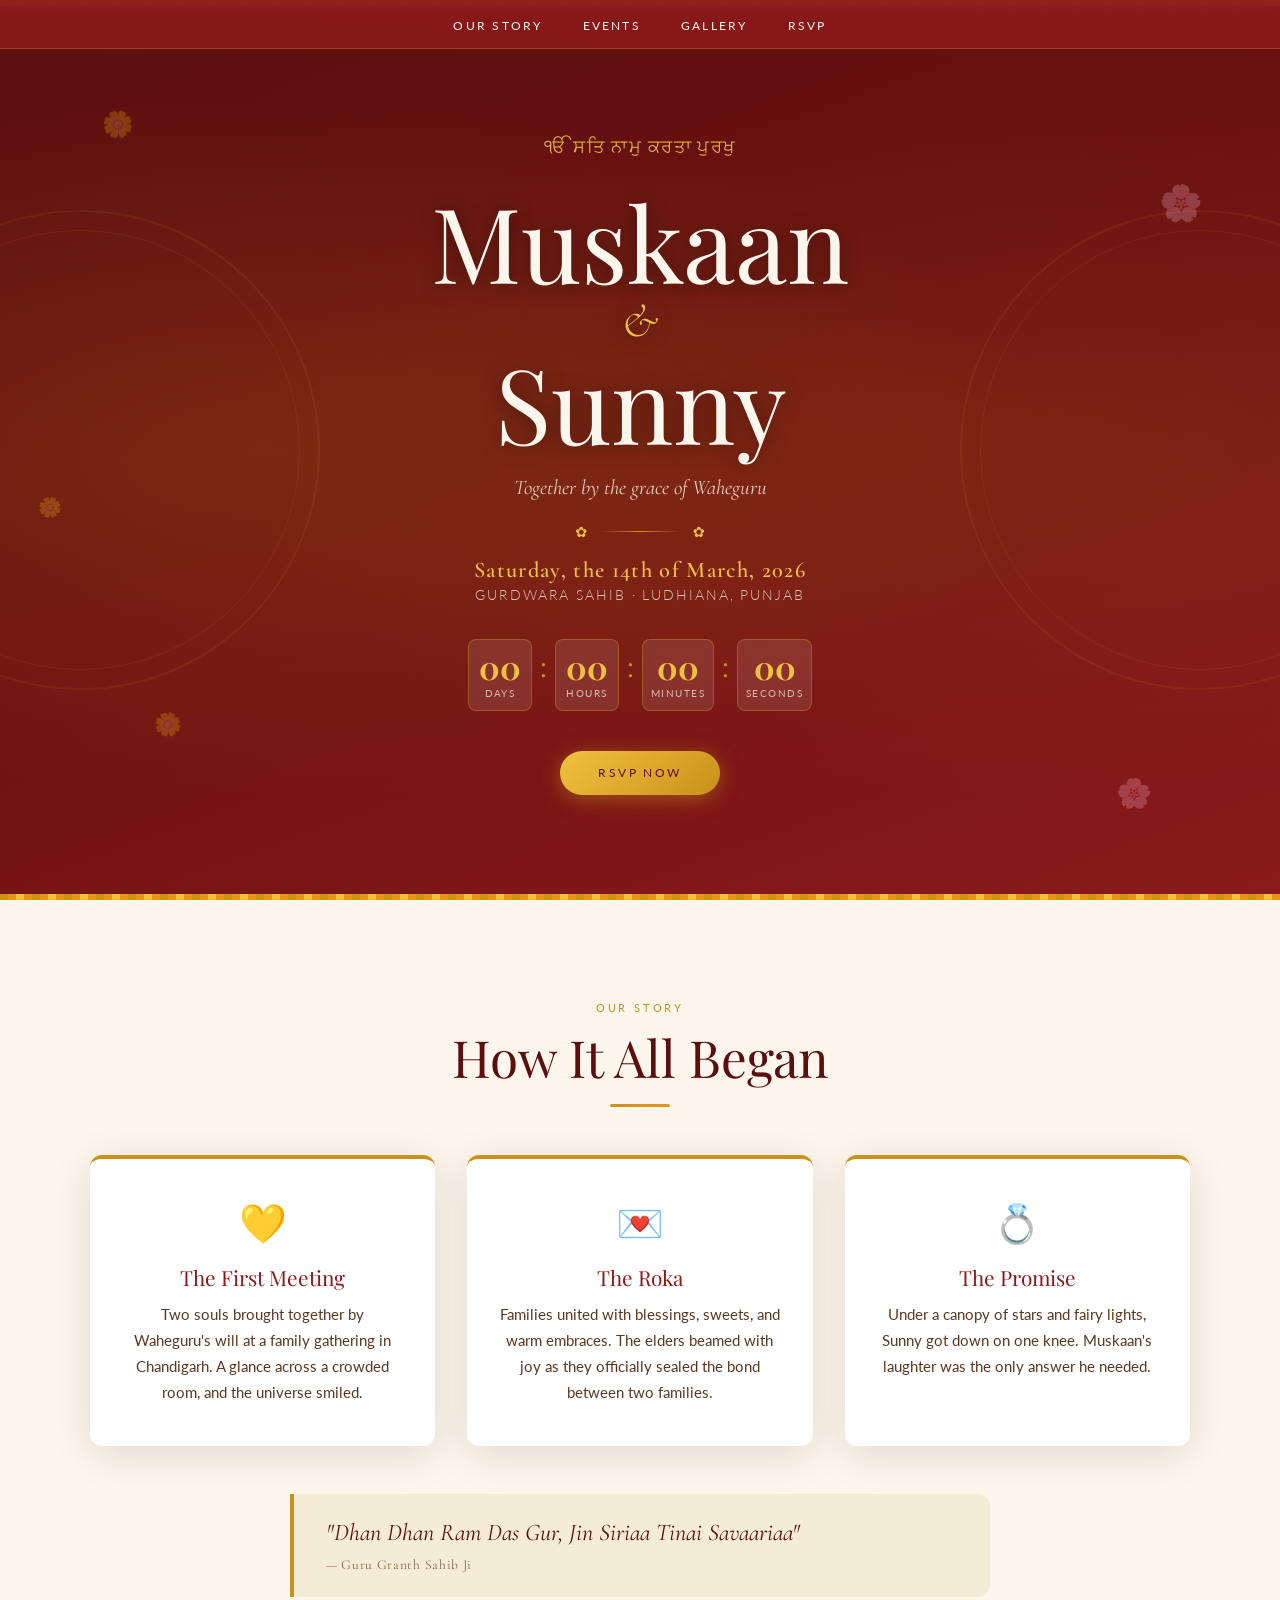
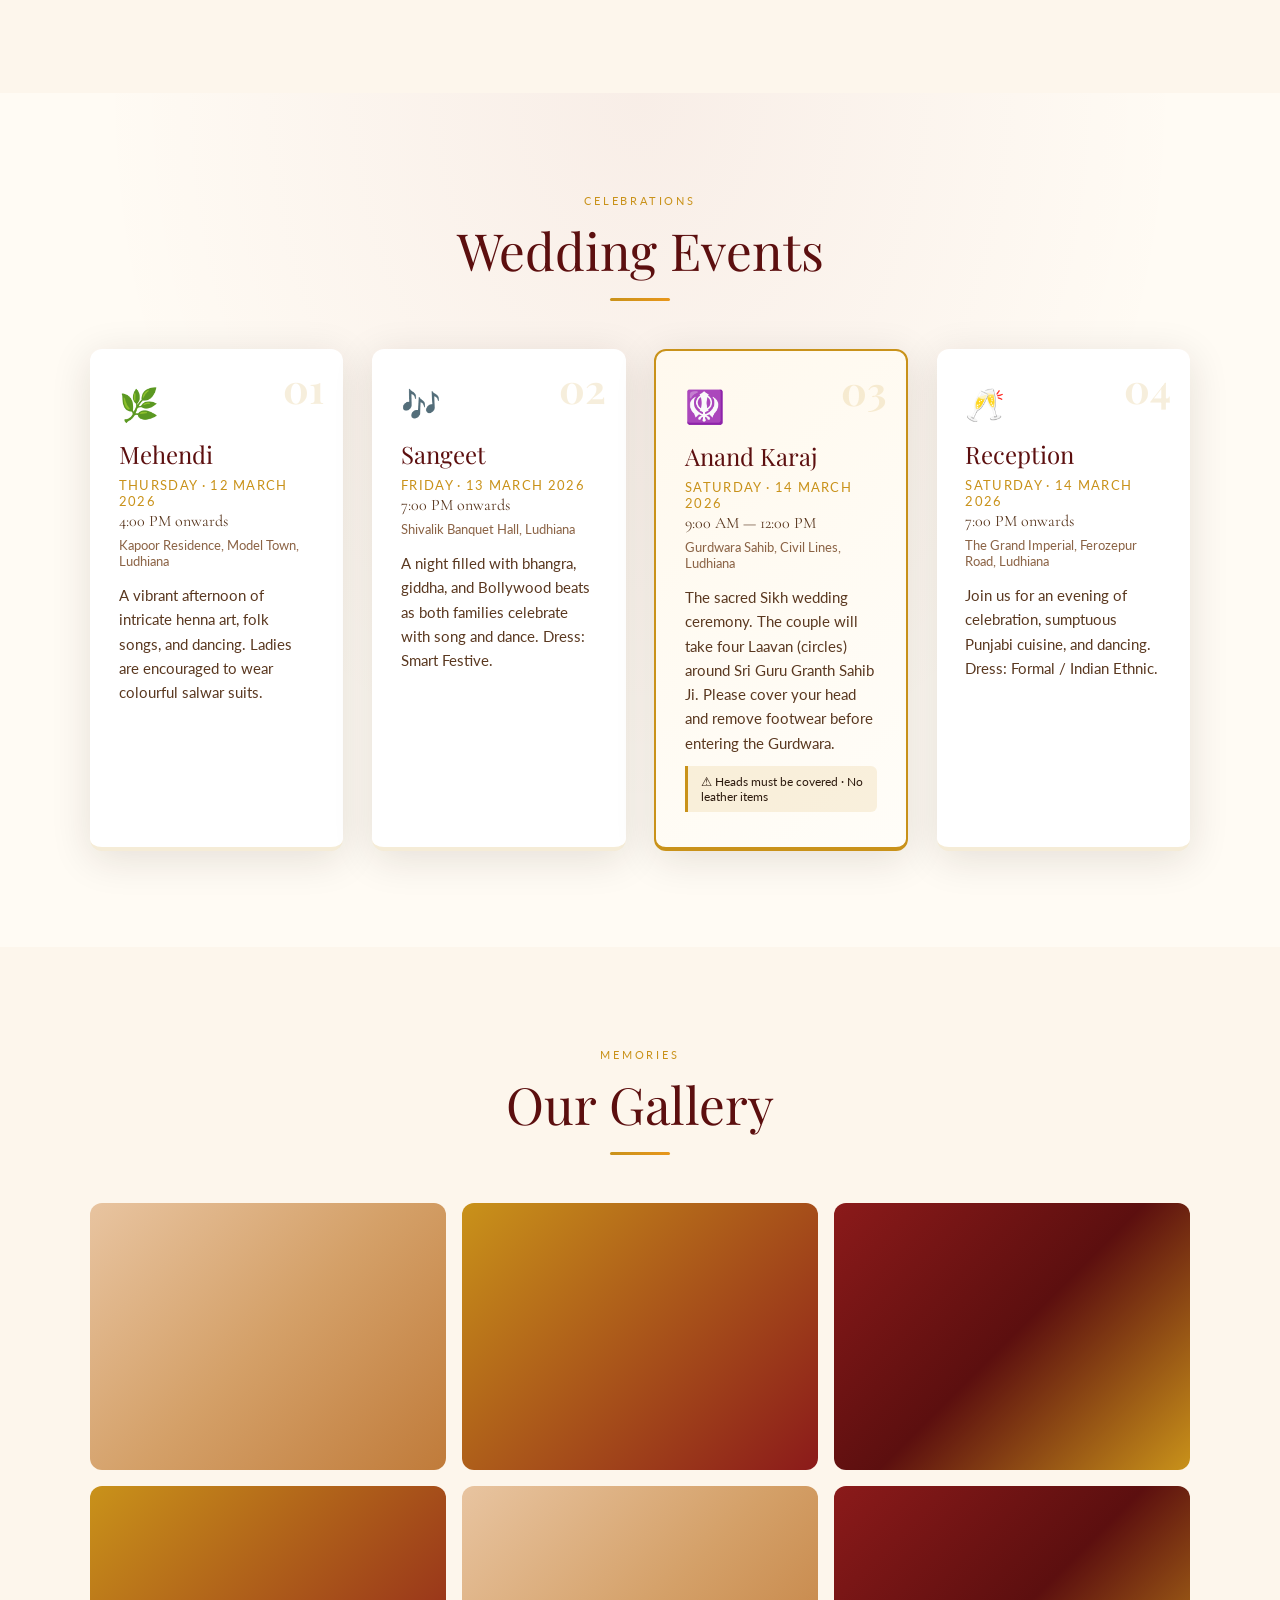
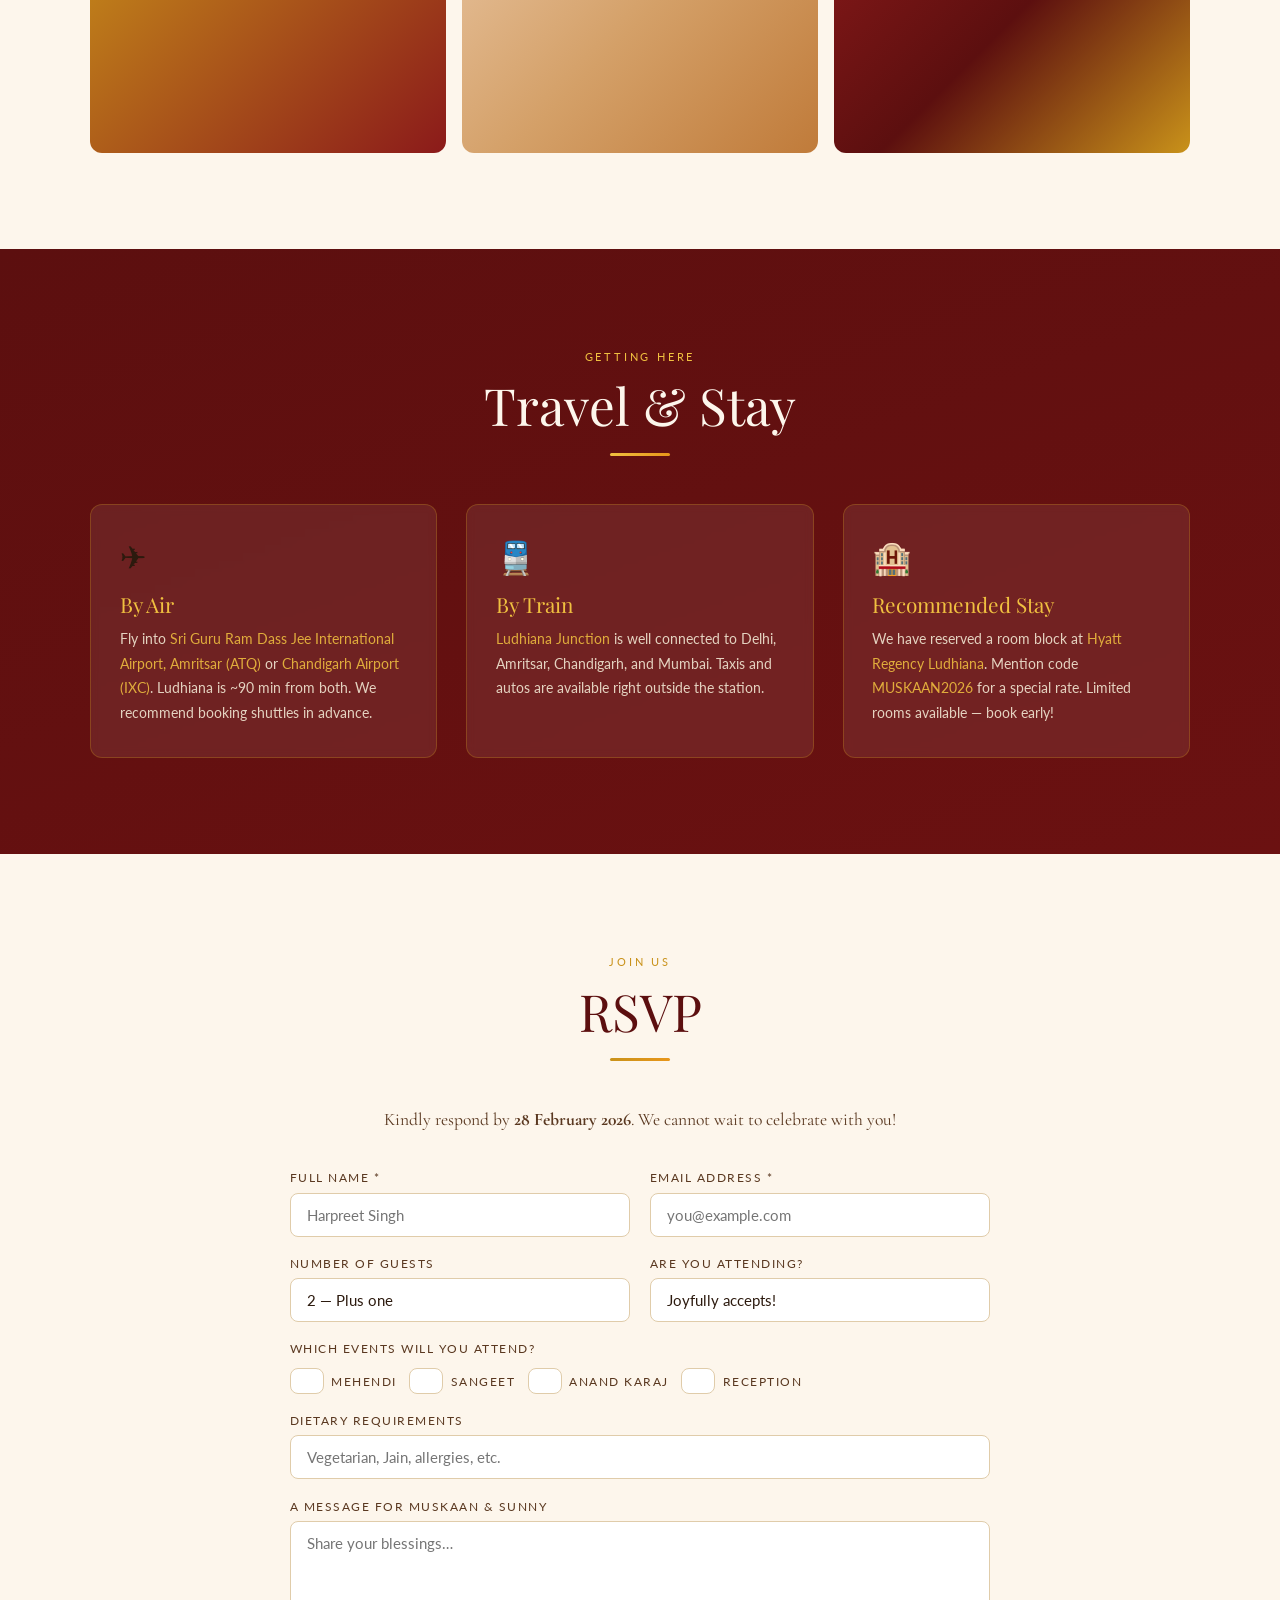
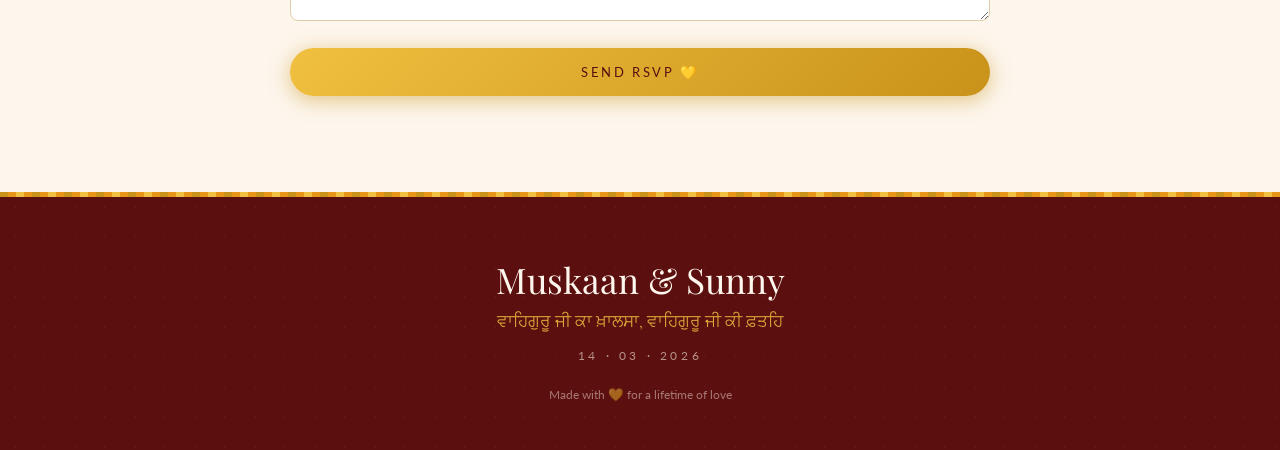
<file: wedding/index.html>
<!DOCTYPE html>
<html lang="en">
<head>
  <meta charset="UTF-8" />
  <meta name="viewport" content="width=device-width, initial-scale=1.0" />
  <title>Muskaan & Sunny — Forever Begins</title>
  <link rel="stylesheet" href="styles.css" />
  <link rel="preconnect" href="https://fonts.googleapis.com" />
  <link rel="preconnect" href="https://fonts.gstatic.com" crossorigin />
  <link href="https://fonts.googleapis.com/css2?family=Cormorant+Garamond:ital,wght@0,300;0,400;0,600;1,300;1,400&family=Playfair+Display:ital,wght@0,400;0,700;1,400&family=Lato:wght@300;400&display=swap" rel="stylesheet" />
</head>
<body>

  <!-- ══ NAV ══ -->
  <nav id="navbar">
    <ul>
      <li><a href="#story">Our Story</a></li>
      <li><a href="#events">Events</a></li>
      <li><a href="#gallery">Gallery</a></li>
      <li><a href="#rsvp">RSVP</a></li>
    </ul>
  </nav>

  <!-- ══ HERO ══ -->
  <header id="hero">
    <div class="mandala mandala-left" aria-hidden="true"></div>
    <div class="mandala mandala-right" aria-hidden="true"></div>

    <div class="hero-content">
      <p class="hero-bless">ੴ ਸਤਿ ਨਾਮੁ ਕਰਤਾ ਪੁਰਖੁ</p>
      <h1 class="hero-names">
        <span class="name-bride">Muskaan</span>
        <span class="hero-amp">&amp;</span>
        <span class="name-groom">Sunny</span>
      </h1>
      <p class="hero-tagline">Together by the grace of Waheguru</p>
      <div class="hero-divider">
        <span class="divider-flower">✿</span>
        <span class="divider-line"></span>
        <span class="divider-flower">✿</span>
      </div>
      <p class="hero-date">Saturday, the 14th of March, 2026</p>
      <p class="hero-venue">Gurdwara Sahib · Ludhiana, Punjab</p>

      <!-- Countdown -->
      <div class="countdown" id="countdown">
        <div class="countdown-unit"><span id="cd-days">--</span><label>Days</label></div>
        <div class="countdown-sep">:</div>
        <div class="countdown-unit"><span id="cd-hours">--</span><label>Hours</label></div>
        <div class="countdown-sep">:</div>
        <div class="countdown-unit"><span id="cd-mins">--</span><label>Minutes</label></div>
        <div class="countdown-sep">:</div>
        <div class="countdown-unit"><span id="cd-secs">--</span><label>Seconds</label></div>
      </div>

      <a href="#rsvp" class="btn-primary">RSVP Now</a>
    </div>

    <!-- Floating marigolds -->
    <div class="marigold m1" aria-hidden="true">🌼</div>
    <div class="marigold m2" aria-hidden="true">🌸</div>
    <div class="marigold m3" aria-hidden="true">🌼</div>
    <div class="marigold m4" aria-hidden="true">🌸</div>
    <div class="marigold m5" aria-hidden="true">🌼</div>
  </header>

  <!-- ══ OUR STORY ══ -->
  <section id="story" class="section story-section">
    <div class="section-inner">
      <span class="section-tag">Our Story</span>
      <h2 class="section-title">How It All Began</h2>
      <div class="divider-gold"></div>

      <div class="story-grid">
        <div class="story-card fade-in">
          <div class="story-icon">💛</div>
          <h3>The First Meeting</h3>
          <p>Two souls brought together by Waheguru's will at a family gathering in Chandigarh. A glance across a crowded room, and the universe smiled.</p>
        </div>
        <div class="story-card fade-in">
          <div class="story-icon">💌</div>
          <h3>The Roka</h3>
          <p>Families united with blessings, sweets, and warm embraces. The elders beamed with joy as they officially sealed the bond between two families.</p>
        </div>
        <div class="story-card fade-in">
          <div class="story-icon">💍</div>
          <h3>The Promise</h3>
          <p>Under a canopy of stars and fairy lights, Sunny got down on one knee. Muskaan's laughter was the only answer he needed.</p>
        </div>
      </div>

      <blockquote class="story-quote">
        "Dhan Dhan Ram Das Gur, Jin Siriaa Tinai Savaariaa"
        <cite>— Guru Granth Sahib Ji</cite>
      </blockquote>
    </div>
  </section>

  <!-- ══ EVENTS ══ -->
  <section id="events" class="section events-section">
    <div class="section-inner">
      <span class="section-tag">Celebrations</span>
      <h2 class="section-title">Wedding Events</h2>
      <div class="divider-gold"></div>

      <div class="events-grid">

        <div class="event-card fade-in">
          <div class="event-badge">01</div>
          <div class="event-icon">🌿</div>
          <h3>Mehendi</h3>
          <p class="event-date">Thursday · 12 March 2026</p>
          <p class="event-time">4:00 PM onwards</p>
          <p class="event-venue">Kapoor Residence, Model Town, Ludhiana</p>
          <p class="event-desc">A vibrant afternoon of intricate henna art, folk songs, and dancing. Ladies are encouraged to wear colourful salwar suits.</p>
        </div>

        <div class="event-card fade-in">
          <div class="event-badge">02</div>
          <div class="event-icon">🎶</div>
          <h3>Sangeet</h3>
          <p class="event-date">Friday · 13 March 2026</p>
          <p class="event-time">7:00 PM onwards</p>
          <p class="event-venue">Shivalik Banquet Hall, Ludhiana</p>
          <p class="event-desc">A night filled with bhangra, giddha, and Bollywood beats as both families celebrate with song and dance. Dress: Smart Festive.</p>
        </div>

        <div class="event-card featured fade-in">
          <div class="event-badge">03</div>
          <div class="event-icon">🪯</div>
          <h3>Anand Karaj</h3>
          <p class="event-date">Saturday · 14 March 2026</p>
          <p class="event-time">9:00 AM — 12:00 PM</p>
          <p class="event-venue">Gurdwara Sahib, Civil Lines, Ludhiana</p>
          <p class="event-desc">The sacred Sikh wedding ceremony. The couple will take four Laavan (circles) around Sri Guru Granth Sahib Ji. Please cover your head and remove footwear before entering the Gurdwara.</p>
          <span class="event-note">⚠ Heads must be covered · No leather items</span>
        </div>

        <div class="event-card fade-in">
          <div class="event-badge">04</div>
          <div class="event-icon">🥂</div>
          <h3>Reception</h3>
          <p class="event-date">Saturday · 14 March 2026</p>
          <p class="event-time">7:00 PM onwards</p>
          <p class="event-venue">The Grand Imperial, Ferozepur Road, Ludhiana</p>
          <p class="event-desc">Join us for an evening of celebration, sumptuous Punjabi cuisine, and dancing. Dress: Formal / Indian Ethnic.</p>
        </div>

      </div>
    </div>
  </section>

  <!-- ══ GALLERY ══ -->
  <section id="gallery" class="section gallery-section">
    <div class="section-inner">
      <span class="section-tag">Memories</span>
      <h2 class="section-title">Our Gallery</h2>
      <div class="divider-gold"></div>

      <div class="gallery-grid">
        <div class="gallery-placeholder fade-in">
          <div class="gallery-overlay"><span>Engagement</span></div>
        </div>
        <div class="gallery-placeholder fade-in">
          <div class="gallery-overlay"><span>Roka Ceremony</span></div>
        </div>
        <div class="gallery-placeholder fade-in">
          <div class="gallery-overlay"><span>Pre-Wedding Shoot</span></div>
        </div>
        <div class="gallery-placeholder fade-in">
          <div class="gallery-overlay"><span>Together</span></div>
        </div>
        <div class="gallery-placeholder fade-in">
          <div class="gallery-overlay"><span>Family</span></div>
        </div>
        <div class="gallery-placeholder fade-in">
          <div class="gallery-overlay"><span>Forever</span></div>
        </div>
      </div>
    </div>
  </section>

  <!-- ══ TRAVEL ══ -->
  <section id="travel" class="section travel-section">
    <div class="section-inner">
      <span class="section-tag">Getting Here</span>
      <h2 class="section-title">Travel &amp; Stay</h2>
      <div class="divider-gold"></div>

      <div class="travel-grid">
        <div class="travel-card fade-in">
          <div class="travel-icon">✈️</div>
          <h3>By Air</h3>
          <p>Fly into <strong>Sri Guru Ram Dass Jee International Airport, Amritsar (ATQ)</strong> or <strong>Chandigarh Airport (IXC)</strong>. Ludhiana is ~90 min from both. We recommend booking shuttles in advance.</p>
        </div>
        <div class="travel-card fade-in">
          <div class="travel-icon">🚆</div>
          <h3>By Train</h3>
          <p><strong>Ludhiana Junction</strong> is well connected to Delhi, Amritsar, Chandigarh, and Mumbai. Taxis and autos are available right outside the station.</p>
        </div>
        <div class="travel-card fade-in">
          <div class="travel-icon">🏨</div>
          <h3>Recommended Stay</h3>
          <p>We have reserved a room block at <strong>Hyatt Regency Ludhiana</strong>. Mention code <strong>MUSKAAN2026</strong> for a special rate. Limited rooms available — book early!</p>
        </div>
      </div>
    </div>
  </section>

  <!-- ══ RSVP ══ -->
  <section id="rsvp" class="section rsvp-section">
    <div class="section-inner">
      <span class="section-tag">Join Us</span>
      <h2 class="section-title">RSVP</h2>
      <div class="divider-gold"></div>
      <p class="rsvp-intro">Kindly respond by <strong>28 February 2026</strong>. We cannot wait to celebrate with you!</p>

      <form id="rsvp-form" class="rsvp-form" novalidate>
        <div class="form-row">
          <div class="form-group">
            <label for="name">Full Name *</label>
            <input type="text" id="name" name="name" placeholder="Harpreet Singh" required />
          </div>
          <div class="form-group">
            <label for="email">Email Address *</label>
            <input type="email" id="email" name="email" placeholder="you@example.com" required />
          </div>
        </div>

        <div class="form-row">
          <div class="form-group">
            <label for="guests">Number of Guests</label>
            <select id="guests" name="guests">
              <option value="1">1 — Just me</option>
              <option value="2" selected>2 — Plus one</option>
              <option value="3">3</option>
              <option value="4">4</option>
              <option value="5+">5 or more</option>
            </select>
          </div>
          <div class="form-group">
            <label for="attending">Are you attending?</label>
            <select id="attending" name="attending">
              <option value="yes">Joyfully accepts!</option>
              <option value="no">Regretfully declines</option>
            </select>
          </div>
        </div>

        <div class="form-group form-group-full">
          <label>Which events will you attend?</label>
          <div class="checkbox-group">
            <label class="checkbox-label"><input type="checkbox" name="events" value="mehendi" checked /> Mehendi</label>
            <label class="checkbox-label"><input type="checkbox" name="events" value="sangeet" checked /> Sangeet</label>
            <label class="checkbox-label"><input type="checkbox" name="events" value="anand-karaj" checked /> Anand Karaj</label>
            <label class="checkbox-label"><input type="checkbox" name="events" value="reception" checked /> Reception</label>
          </div>
        </div>

        <div class="form-group form-group-full">
          <label for="dietary">Dietary Requirements</label>
          <input type="text" id="dietary" name="dietary" placeholder="Vegetarian, Jain, allergies, etc." />
        </div>

        <div class="form-group form-group-full">
          <label for="message">A message for Muskaan &amp; Sunny</label>
          <textarea id="message" name="message" rows="4" placeholder="Share your blessings…"></textarea>
        </div>

        <button type="submit" class="btn-primary btn-submit">Send RSVP 💛</button>
      </form>

      <div id="rsvp-success" class="rsvp-success hidden">
        <div class="success-icon">🌸</div>
        <h3>Waheguru Ji Ka Khalsa, Waheguru Ji Ki Fateh!</h3>
        <p>Thank you for your RSVP. We are overjoyed to celebrate with you!</p>
      </div>
    </div>
  </section>

  <!-- ══ FOOTER ══ -->
  <footer id="footer">
    <div class="footer-pattern" aria-hidden="true"></div>
    <div class="footer-content">
      <p class="footer-names">Muskaan &amp; Sunny</p>
      <p class="footer-bless">ਵਾਹਿਗੁਰੂ ਜੀ ਕਾ ਖ਼ਾਲਸਾ, ਵਾਹਿਗੁਰੂ ਜੀ ਕੀ ਫ਼ਤਹਿ</p>
      <p class="footer-date">14 · 03 · 2026</p>
      <p class="footer-copy">Made with 💛 for a lifetime of love</p>
    </div>
  </footer>

  <script src="script.js"></script>
</body>
</html>
</file>
<file: wedding/styles.css>
/* ══════════════════════════════════════════════════
   Muskaan & Sunny — Wedding Website
   Punjabi Sikh Wedding Theme
   Colors: Crimson Red · Marigold Gold · Ivory · Deep Burgundy
   ══════════════════════════════════════════════════ */

/* ── TOKENS ── */
:root {
  --red:       #8B1A1A;
  --red-dark:  #5C0F0F;
  --red-light: #C0392B;
  --gold:      #C9921A;
  --gold-light:#F0C040;
  --marigold:  #E8961A;
  --ivory:     #FDF6EC;
  --ivory-dark:#F5ECD7;
  --cream:     #FFFBF4;
  --text:      #2C1A0E;
  --text-mid:  #5A3820;
  --text-light:#8B6345;
  --white:     #FFFFFF;

  --ff-display: 'Playfair Display', Georgia, serif;
  --ff-serif:   'Cormorant Garamond', Georgia, serif;
  --ff-sans:    'Lato', system-ui, sans-serif;

  --radius: 12px;
  --shadow: 0 8px 40px rgba(44,26,14,.12);
  --shadow-lg: 0 20px 60px rgba(44,26,14,.18);
}

/* ── RESET ── */
*, *::before, *::after { box-sizing: border-box; margin: 0; padding: 0; }
html { scroll-behavior: smooth; font-size: 16px; }
body {
  font-family: var(--ff-sans);
  color: var(--text);
  background: var(--cream);
  overflow-x: hidden;
}
img { max-width: 100%; display: block; }
a { color: inherit; text-decoration: none; }

/* ── NAV ── */
#navbar {
  position: fixed;
  top: 0; left: 0; right: 0;
  z-index: 100;
  padding: .9rem 2rem;
  background: rgba(139,26,26,.92);
  backdrop-filter: blur(8px);
  -webkit-backdrop-filter: blur(8px);
  border-bottom: 1px solid rgba(201,146,26,.35);
  transition: background .3s;
}
#navbar ul {
  list-style: none;
  display: flex;
  justify-content: center;
  gap: 2.5rem;
}
#navbar a {
  font-family: var(--ff-sans);
  font-size: .78rem;
  font-weight: 400;
  letter-spacing: .18em;
  text-transform: uppercase;
  color: var(--ivory);
  transition: color .25s;
}
#navbar a:hover { color: var(--gold-light); }

/* ── HERO ── */
#hero {
  position: relative;
  min-height: 100svh;
  display: flex;
  align-items: center;
  justify-content: center;
  overflow: hidden;

  /* Rich red-to-burgundy radial */
  background:
    radial-gradient(ellipse at 20% 50%, rgba(201,146,26,.18) 0%, transparent 55%),
    radial-gradient(ellipse at 80% 50%, rgba(201,146,26,.12) 0%, transparent 55%),
    linear-gradient(160deg, var(--red-dark) 0%, #6B1111 45%, var(--red) 100%);
}

/* Mandala SVG bg decorations (pure CSS) */
.mandala {
  position: absolute;
  top: 50%; transform: translateY(-50%);
  width: 480px; height: 480px;
  border-radius: 50%;
  opacity: .07;
  pointer-events: none;
}
.mandala::before, .mandala::after {
  content: '';
  position: absolute;
  inset: 0;
  border-radius: 50%;
  border: 2px solid var(--gold-light);
}
.mandala::after { inset: 20px; border-width: 1px; animation: spin 40s linear infinite; }
.mandala-left  { left: -160px; }
.mandala-right { right: -160px; }

@keyframes spin { to { transform: rotate(360deg); } }

/* Phulkari border top & bottom */
#hero::before, #hero::after {
  content: '';
  position: absolute;
  left: 0; right: 0;
  height: 6px;
  background: repeating-linear-gradient(
    90deg,
    var(--gold) 0px, var(--gold) 8px,
    var(--marigold) 8px, var(--marigold) 16px,
    var(--gold-light) 16px, var(--gold-light) 24px,
    var(--marigold) 24px, var(--marigold) 32px
  );
}
#hero::before { top: 0; }
#hero::after  { bottom: 0; }

.hero-content {
  position: relative;
  z-index: 2;
  text-align: center;
  padding: 5rem 2rem 3rem;
  max-width: 700px;
}

.hero-bless {
  font-family: var(--ff-serif);
  font-size: 1.1rem;
  font-weight: 300;
  color: var(--gold-light);
  letter-spacing: .08em;
  margin-bottom: 1.6rem;
  opacity: .9;
}

.hero-names {
  font-family: var(--ff-display);
  font-size: clamp(3rem, 9vw, 6.5rem);
  font-weight: 400;
  line-height: 1.1;
  color: var(--ivory);
  text-shadow: 0 2px 20px rgba(0,0,0,.4);
}
.name-bride, .name-groom { display: block; }
.hero-amp {
  display: block;
  font-family: var(--ff-serif);
  font-style: italic;
  font-size: clamp(1.8rem, 5vw, 3rem);
  font-weight: 300;
  color: var(--gold-light);
  margin: -.2rem 0;
}

.hero-tagline {
  font-family: var(--ff-serif);
  font-style: italic;
  font-size: clamp(1rem, 2.5vw, 1.3rem);
  color: var(--ivory-dark);
  margin: 1rem 0 1.4rem;
  opacity: .85;
}

.hero-divider {
  display: flex;
  align-items: center;
  justify-content: center;
  gap: .8rem;
  margin: 1rem auto;
}
.divider-flower { color: var(--gold-light); font-size: .9rem; }
.divider-line {
  width: 80px; height: 1px;
  background: linear-gradient(90deg, transparent, var(--gold), transparent);
}

.hero-date {
  font-family: var(--ff-serif);
  font-size: clamp(1.1rem, 2.5vw, 1.4rem);
  font-weight: 600;
  color: var(--gold-light);
  letter-spacing: .06em;
  margin-bottom: .3rem;
}
.hero-venue {
  font-family: var(--ff-sans);
  font-size: .85rem;
  font-weight: 300;
  letter-spacing: .14em;
  text-transform: uppercase;
  color: var(--ivory-dark);
  margin-bottom: 2.2rem;
  opacity: .8;
}

/* Countdown */
.countdown {
  display: flex;
  justify-content: center;
  align-items: center;
  gap: .5rem;
  margin-bottom: 2.5rem;
}
.countdown-unit {
  display: flex;
  flex-direction: column;
  align-items: center;
  min-width: 64px;
  background: rgba(255,255,255,.1);
  border: 1px solid rgba(201,146,26,.4);
  border-radius: 8px;
  padding: .7rem .5rem;
  backdrop-filter: blur(4px);
}
.countdown-unit span {
  font-family: var(--ff-display);
  font-size: clamp(1.4rem, 4vw, 2rem);
  font-weight: 700;
  color: var(--gold-light);
  line-height: 1;
}
.countdown-unit label {
  font-size: .6rem;
  letter-spacing: .15em;
  text-transform: uppercase;
  color: var(--ivory-dark);
  opacity: .75;
  margin-top: .3rem;
}
.countdown-sep {
  font-family: var(--ff-display);
  font-size: 1.6rem;
  color: var(--gold);
  line-height: 1;
  padding-bottom: 1rem;
}

/* Primary button */
.btn-primary {
  display: inline-block;
  font-family: var(--ff-sans);
  font-size: .78rem;
  font-weight: 400;
  letter-spacing: .2em;
  text-transform: uppercase;
  color: var(--red-dark);
  background: linear-gradient(135deg, var(--gold-light), var(--gold));
  padding: .9rem 2.4rem;
  border-radius: 50px;
  border: none;
  cursor: pointer;
  box-shadow: 0 4px 20px rgba(201,146,26,.5);
  transition: transform .2s, box-shadow .2s;
}
.btn-primary:hover {
  transform: translateY(-2px);
  box-shadow: 0 8px 30px rgba(201,146,26,.6);
}

/* Floating marigolds */
.marigold {
  position: absolute;
  font-size: 2rem;
  opacity: .25;
  animation: float 6s ease-in-out infinite;
  pointer-events: none;
  user-select: none;
}
.m1 { top: 12%; left:  8%; animation-delay: 0s;   font-size: 1.6rem; }
.m2 { top: 20%; right: 6%; animation-delay: 1.5s; font-size: 2.2rem; }
.m3 { bottom:18%; left: 12%; animation-delay: 3s;  font-size: 1.4rem; }
.m4 { bottom:10%; right:10%; animation-delay: 4.5s; font-size: 1.8rem; }
.m5 { top: 55%;   left: 3%;  animation-delay: 2s;  font-size: 1.2rem; }

@keyframes float {
  0%, 100% { transform: translateY(0) rotate(0deg); }
  50%       { transform: translateY(-18px) rotate(8deg); }
}

/* ── SECTIONS ── */
.section {
  padding: 6rem 1.5rem;
}
.section-inner {
  max-width: 1100px;
  margin: 0 auto;
  text-align: center;
}
.section-tag {
  display: inline-block;
  font-family: var(--ff-sans);
  font-size: .7rem;
  font-weight: 400;
  letter-spacing: .25em;
  text-transform: uppercase;
  color: var(--gold);
  margin-bottom: .8rem;
}
.section-title {
  font-family: var(--ff-display);
  font-size: clamp(2rem, 5vw, 3.2rem);
  font-weight: 400;
  color: var(--red-dark);
  line-height: 1.2;
  margin-bottom: 1rem;
}
.divider-gold {
  width: 60px; height: 3px;
  background: linear-gradient(90deg, var(--gold), var(--marigold));
  border-radius: 2px;
  margin: 0 auto 3rem;
}

/* ── STORY ── */
.story-section {
  background: var(--ivory);
}
.story-grid {
  display: grid;
  grid-template-columns: repeat(auto-fit, minmax(260px, 1fr));
  gap: 2rem;
  margin-bottom: 3rem;
}
.story-card {
  background: var(--white);
  border-radius: var(--radius);
  padding: 2.5rem 2rem;
  box-shadow: var(--shadow);
  border-top: 4px solid var(--gold);
  transition: transform .25s, box-shadow .25s;
}
.story-card:hover {
  transform: translateY(-6px);
  box-shadow: var(--shadow-lg);
}
.story-icon { font-size: 2.4rem; margin-bottom: 1rem; }
.story-card h3 {
  font-family: var(--ff-display);
  font-size: 1.3rem;
  font-weight: 400;
  color: var(--red);
  margin-bottom: .7rem;
}
.story-card p {
  font-size: .95rem;
  line-height: 1.7;
  color: var(--text-mid);
}
.story-quote {
  font-family: var(--ff-serif);
  font-size: clamp(1.1rem, 2.5vw, 1.5rem);
  font-style: italic;
  color: var(--red-dark);
  max-width: 700px;
  margin: 0 auto;
  padding: 1.5rem 2rem;
  border-left: 4px solid var(--gold);
  text-align: left;
  background: var(--ivory-dark);
  border-radius: 0 var(--radius) var(--radius) 0;
}
.story-quote cite {
  display: block;
  font-size: .85rem;
  font-style: normal;
  color: var(--text-light);
  margin-top: .6rem;
  letter-spacing: .05em;
}

/* ── EVENTS ── */
.events-section {
  background:
    radial-gradient(ellipse at top, rgba(139,26,26,.06) 0%, transparent 60%),
    var(--cream);
}
.events-grid {
  display: grid;
  grid-template-columns: repeat(auto-fit, minmax(240px, 1fr));
  gap: 1.8rem;
}
.event-card {
  background: var(--white);
  border-radius: var(--radius);
  padding: 2.2rem 1.8rem;
  box-shadow: var(--shadow);
  position: relative;
  overflow: hidden;
  text-align: left;
  transition: transform .25s, box-shadow .25s;
  border-bottom: 4px solid var(--ivory-dark);
}
.event-card:hover {
  transform: translateY(-6px);
  box-shadow: var(--shadow-lg);
  border-bottom-color: var(--gold);
}
.event-card.featured {
  border: 2px solid var(--gold);
  border-bottom-width: 4px;
  background: linear-gradient(135deg, #FFF9EE 0%, #FFFDF8 100%);
}
.event-badge {
  position: absolute;
  top: 1.2rem; right: 1.2rem;
  font-family: var(--ff-display);
  font-size: 2.5rem;
  font-weight: 700;
  color: var(--gold);
  opacity: .15;
  line-height: 1;
}
.event-icon { font-size: 2rem; margin-bottom: .9rem; }
.event-card h3 {
  font-family: var(--ff-display);
  font-size: 1.5rem;
  font-weight: 400;
  color: var(--red-dark);
  margin-bottom: .4rem;
}
.event-date {
  font-size: .82rem;
  font-weight: 400;
  letter-spacing: .1em;
  text-transform: uppercase;
  color: var(--gold);
  margin-bottom: .15rem;
}
.event-time {
  font-family: var(--ff-serif);
  font-size: 1rem;
  color: var(--text-mid);
  margin-bottom: .35rem;
}
.event-venue {
  font-size: .82rem;
  color: var(--text-light);
  margin-bottom: .9rem;
}
.event-desc {
  font-size: .92rem;
  line-height: 1.65;
  color: var(--text-mid);
  margin-bottom: .7rem;
}
.event-note {
  display: block;
  font-size: .78rem;
  background: rgba(201,146,26,.12);
  border-left: 3px solid var(--gold);
  padding: .5rem .8rem;
  border-radius: 0 6px 6px 0;
  color: var(--text);
}

/* ── GALLERY ── */
.gallery-section {
  background: var(--ivory);
}
.gallery-grid {
  display: grid;
  grid-template-columns: repeat(3, 1fr);
  gap: 1rem;
}
.gallery-placeholder {
  position: relative;
  background: linear-gradient(135deg, #E8C4A0 0%, #D4A068 50%, #C07B3A 100%);
  border-radius: var(--radius);
  aspect-ratio: 4/3;
  overflow: hidden;
  cursor: pointer;
}
.gallery-placeholder:nth-child(2n) {
  background: linear-gradient(135deg, #C9921A 0%, #8B1A1A 100%);
}
.gallery-placeholder:nth-child(3n) {
  background: linear-gradient(135deg, #8B1A1A 0%, #5C0F0F 50%, #C9921A 100%);
}
.gallery-overlay {
  position: absolute;
  inset: 0;
  background: rgba(44,26,14,.45);
  display: flex;
  align-items: center;
  justify-content: center;
  opacity: 0;
  transition: opacity .3s;
}
.gallery-placeholder:hover .gallery-overlay { opacity: 1; }
.gallery-overlay span {
  font-family: var(--ff-serif);
  font-style: italic;
  font-size: 1.2rem;
  color: var(--ivory);
  letter-spacing: .05em;
}

/* ── TRAVEL ── */
.travel-section {
  background: linear-gradient(160deg, var(--red-dark) 0%, #6B1111 100%);
}
.travel-section .section-tag { color: var(--gold-light); }
.travel-section .section-title { color: var(--ivory); }
.travel-section .divider-gold { background: linear-gradient(90deg, var(--gold-light), var(--marigold)); }

.travel-grid {
  display: grid;
  grid-template-columns: repeat(auto-fit, minmax(250px, 1fr));
  gap: 1.8rem;
}
.travel-card {
  background: rgba(255,255,255,.08);
  border: 1px solid rgba(201,146,26,.3);
  border-radius: var(--radius);
  padding: 2rem 1.8rem;
  text-align: left;
  backdrop-filter: blur(4px);
  transition: background .25s;
}
.travel-card:hover { background: rgba(255,255,255,.13); }
.travel-icon { font-size: 2rem; margin-bottom: .8rem; }
.travel-card h3 {
  font-family: var(--ff-display);
  font-size: 1.3rem;
  font-weight: 400;
  color: var(--gold-light);
  margin-bottom: .6rem;
}
.travel-card p {
  font-size: .9rem;
  line-height: 1.7;
  color: var(--ivory-dark);
  opacity: .88;
}
.travel-card strong { color: var(--gold-light); font-weight: 400; }

/* ── RSVP ── */
.rsvp-section { background: var(--ivory); }
.rsvp-intro {
  font-family: var(--ff-serif);
  font-size: 1.1rem;
  color: var(--text-mid);
  margin-bottom: 2.5rem;
  max-width: 560px;
  margin-left: auto;
  margin-right: auto;
}
.rsvp-form {
  max-width: 700px;
  margin: 0 auto;
  text-align: left;
}
.form-row {
  display: grid;
  grid-template-columns: 1fr 1fr;
  gap: 1.2rem;
}
.form-group {
  display: flex;
  flex-direction: column;
  gap: .45rem;
  margin-bottom: 1.2rem;
}
.form-group-full { grid-column: 1 / -1; }
.form-group label {
  font-size: .78rem;
  font-weight: 400;
  letter-spacing: .12em;
  text-transform: uppercase;
  color: var(--text-mid);
}
.form-group input,
.form-group select,
.form-group textarea {
  font-family: var(--ff-sans);
  font-size: .95rem;
  color: var(--text);
  background: var(--white);
  border: 1.5px solid #E0CCAA;
  border-radius: 8px;
  padding: .75rem 1rem;
  transition: border-color .2s, box-shadow .2s;
  outline: none;
  width: 100%;
  appearance: none;
}
.form-group input:focus,
.form-group select:focus,
.form-group textarea:focus {
  border-color: var(--gold);
  box-shadow: 0 0 0 3px rgba(201,146,26,.15);
}
.form-group textarea { resize: vertical; min-height: 100px; }

.checkbox-group {
  display: flex;
  flex-wrap: wrap;
  gap: .8rem;
  margin-top: .3rem;
}
.checkbox-label {
  display: flex;
  align-items: center;
  gap: .45rem;
  font-size: .9rem;
  color: var(--text-mid);
  cursor: pointer;
}
.checkbox-label input[type="checkbox"] {
  width: 16px; height: 16px;
  accent-color: var(--red);
  cursor: pointer;
}

.btn-submit {
  width: 100%;
  font-size: .82rem;
  padding: 1rem 2rem;
  margin-top: .5rem;
}

/* Success state */
.hidden { display: none !important; }
.rsvp-success {
  text-align: center;
  padding: 3rem 2rem;
  max-width: 500px;
  margin: 0 auto;
}
.success-icon { font-size: 3.5rem; margin-bottom: 1rem; }
.rsvp-success h3 {
  font-family: var(--ff-display);
  font-size: 1.6rem;
  color: var(--red-dark);
  margin-bottom: .8rem;
}
.rsvp-success p {
  font-family: var(--ff-serif);
  font-style: italic;
  font-size: 1.1rem;
  color: var(--text-mid);
}

/* ── FOOTER ── */
#footer {
  position: relative;
  background: var(--red-dark);
  text-align: center;
  padding: 4rem 2rem 3rem;
  overflow: hidden;
}
#footer::before {
  content: '';
  position: absolute;
  top: 0; left: 0; right: 0;
  height: 5px;
  background: repeating-linear-gradient(
    90deg,
    var(--gold) 0px, var(--gold) 8px,
    var(--marigold) 8px, var(--marigold) 16px,
    var(--gold-light) 16px, var(--gold-light) 24px,
    var(--marigold) 24px, var(--marigold) 32px
  );
}
.footer-pattern {
  position: absolute;
  inset: 0;
  opacity: .04;
  background-image:
    radial-gradient(circle, var(--gold-light) 1px, transparent 1px);
  background-size: 30px 30px;
}
.footer-content { position: relative; z-index: 1; }
.footer-names {
  font-family: var(--ff-display);
  font-size: 2.2rem;
  font-weight: 400;
  color: var(--ivory);
  margin-bottom: .5rem;
}
.footer-bless {
  font-family: var(--ff-serif);
  font-size: 1.05rem;
  color: var(--gold-light);
  margin-bottom: 1rem;
  opacity: .85;
}
.footer-date {
  font-family: var(--ff-sans);
  font-size: .75rem;
  letter-spacing: .3em;
  text-transform: uppercase;
  color: var(--ivory-dark);
  opacity: .6;
  margin-bottom: 1.5rem;
}
.footer-copy {
  font-size: .78rem;
  color: var(--ivory);
  opacity: .45;
}

/* ── FADE-IN ANIMATION ── */
.fade-in {
  opacity: 0;
  transform: translateY(30px);
  transition: opacity .7s ease, transform .7s ease;
}
.fade-in.visible {
  opacity: 1;
  transform: translateY(0);
}

/* ── RESPONSIVE ── */
@media (max-width: 768px) {
  #navbar ul { gap: 1.4rem; }
  #navbar a  { font-size: .7rem; }

  .gallery-grid { grid-template-columns: repeat(2, 1fr); }

  .form-row { grid-template-columns: 1fr; }
  .form-group-full { grid-column: auto; }

  .mandala { width: 280px; height: 280px; }
}
@media (max-width: 480px) {
  .gallery-grid { grid-template-columns: 1fr 1fr; }
  .events-grid  { grid-template-columns: 1fr; }
  .countdown    { gap: .3rem; }
  .countdown-unit { min-width: 52px; padding: .5rem .4rem; }
}
</file>
